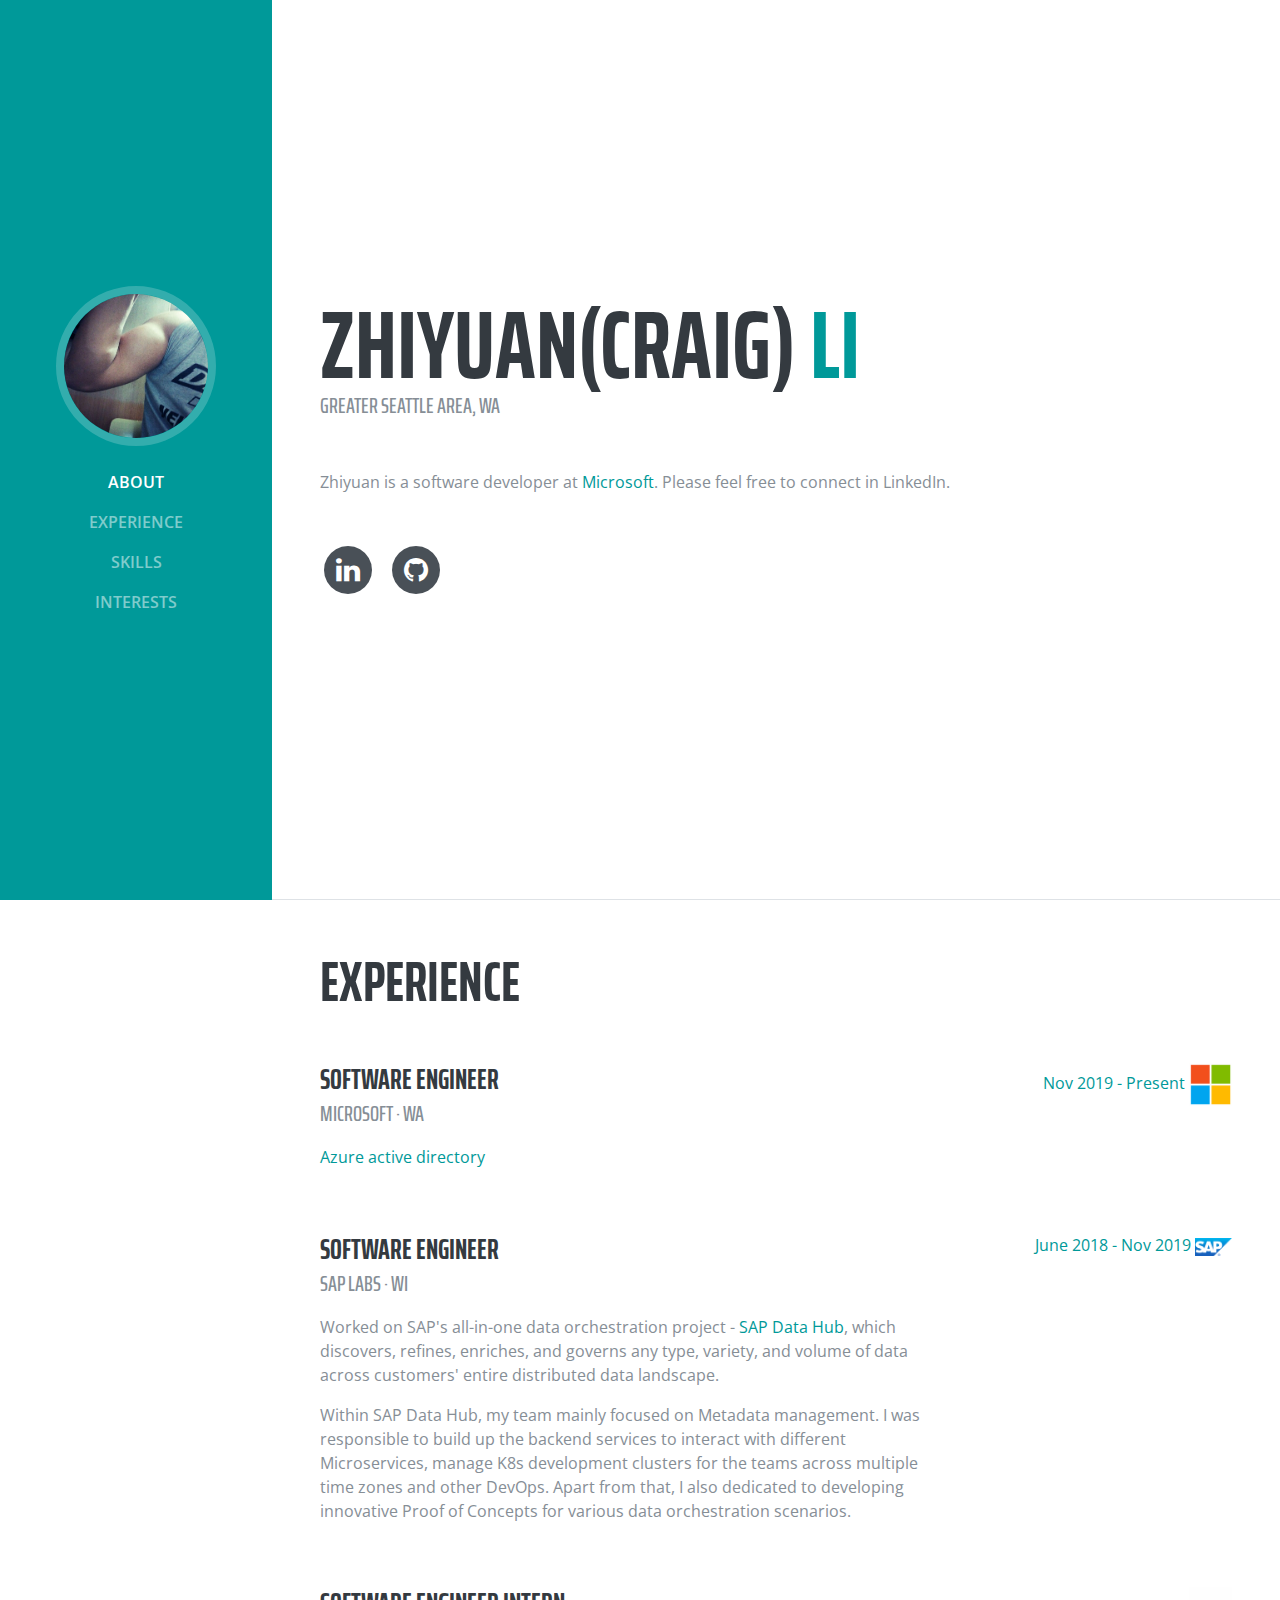
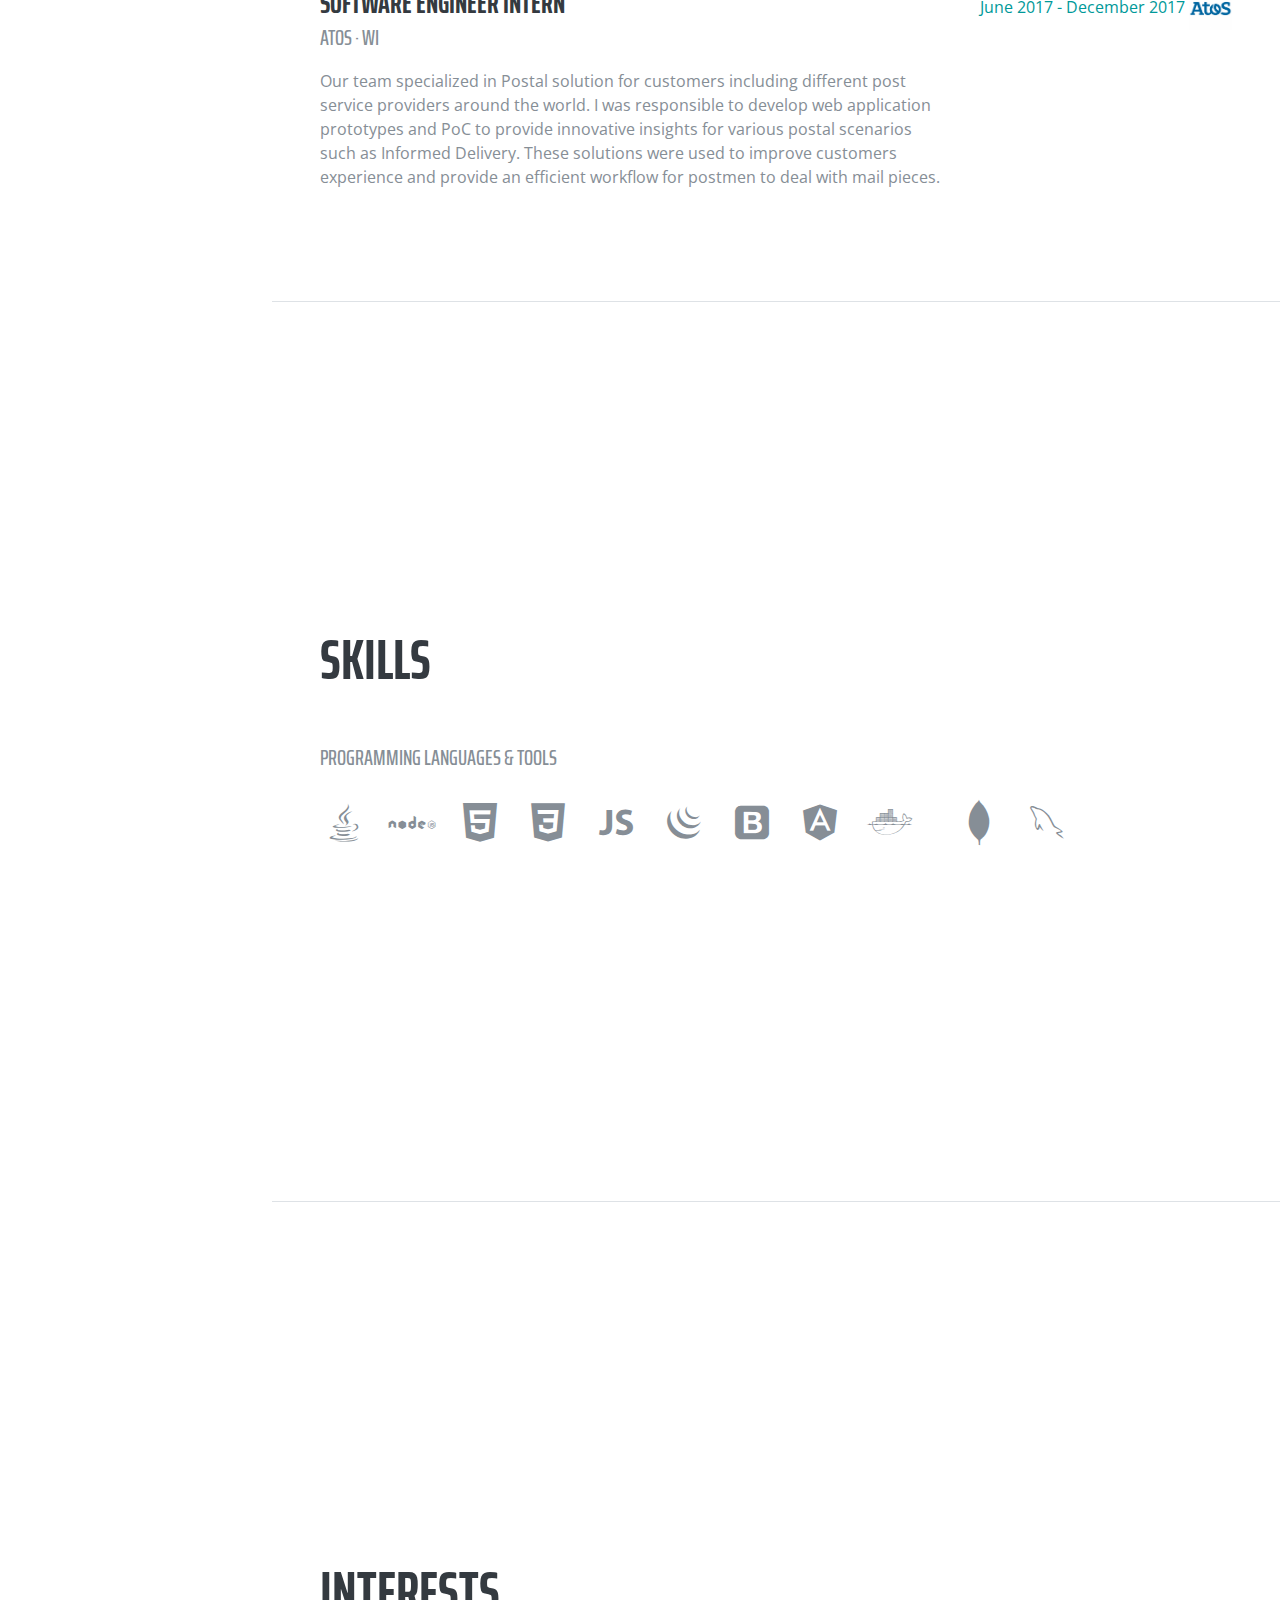
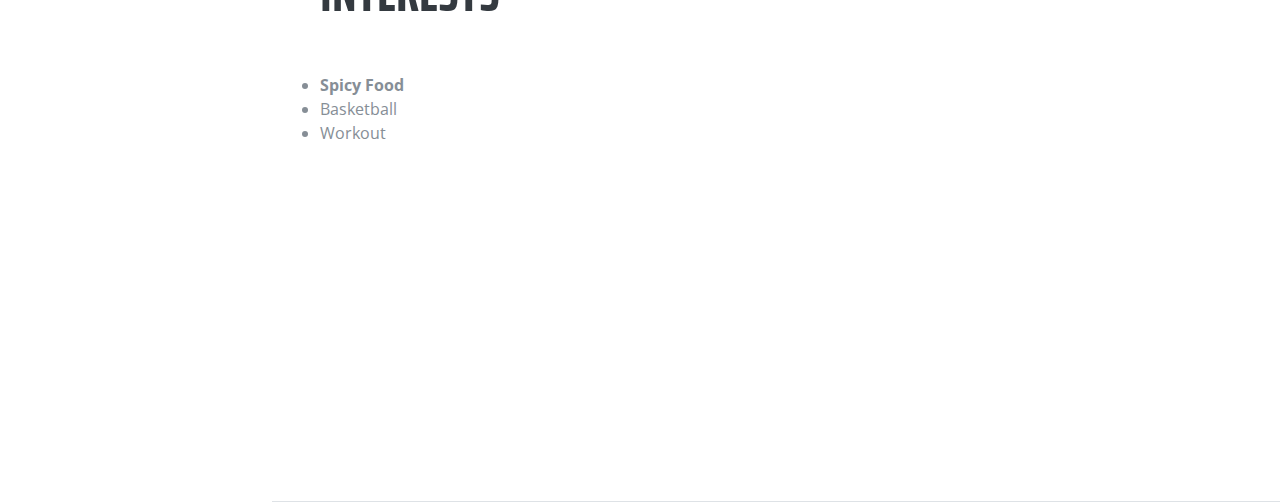
<file: index.html>
<!DOCTYPE html>
<html lang="en">

<head>

  <meta charset="utf-8">
  <meta name="viewport" content="width=device-width, initial-scale=1, shrink-to-fit=no">
  <meta name="description" content="Zhiyuan Li(Craig) · UWL · Atos · SAP · Microsoft">
  <meta name="author" content="Zhiyuan Li(Craig)">

  <title>Zhiyuan(Craig) Li</title>

  <link rel="shortcut icon" href="img/favicon.ico">

  <!-- Bootstrap core CSS -->
  <link href="vendor/bootstrap/css/bootstrap.min.css" rel="stylesheet">

  <!-- Custom fonts for this template -->
  <link href="https://fonts.googleapis.com/css?family=Saira+Extra+Condensed:100,200,300,400,500,600,700,800,900"
    rel="stylesheet">
  <link href="https://fonts.googleapis.com/css?family=Open+Sans:300,300i,400,400i,600,600i,700,700i,800,800i"
    rel="stylesheet">
  <link href="vendor/font-awesome/css/font-awesome.min.css" rel="stylesheet">
  <link href="vendor/devicons/css/devicons.min.css" rel="stylesheet">
  <link href="vendor/simple-line-icons/css/simple-line-icons.css" rel="stylesheet">

  <!-- Custom styles for this template -->
  <link href="css/resume.min.css" rel="stylesheet">
</head>

<body id="page-top">

  <nav class="navbar navbar-expand-lg navbar-dark bg-primary fixed-top" id="sideNav">
    <a class="navbar-brand js-scroll-trigger" href="#page-top">
      <span class="d-block d-lg-none">Zhiyuan Li</span>
      <span class="d-none d-lg-block">
        <img class="img-fluid img-profile rounded-circle mx-auto mb-2" src="img/profile.jpg" alt="">
      </span>
    </a>
    <button class="navbar-toggler" type="button" data-toggle="collapse" data-target="#navbarSupportedContent"
      aria-controls="navbarSupportedContent" aria-expanded="false" aria-label="Toggle navigation">
      <span class="navbar-toggler-icon"></span>
    </button>
    <div class="collapse navbar-collapse" id="navbarSupportedContent">
      <ul class="navbar-nav">
        <li class="nav-item">
          <a class="nav-link js-scroll-trigger" href="#about">About</a>
        </li>
        <li class="nav-item">
          <a class="nav-link js-scroll-trigger" href="#experience">Experience</a>
        </li>
        <li class="nav-item">
          <a class="nav-link js-scroll-trigger" href="#skills">Skills</a>
        </li>
        <li class="nav-item">
          <a class="nav-link js-scroll-trigger" href="#interests">Interests</a>
        </li>
        <li class="nav-item">
          <script type="text/javascript"
            src="//rf.revolvermaps.com/0/0/1.js?i=5kmacv2k51u&amp;s=188&amp;m=0&amp;v=true&amp;r=false&amp;b=000000&amp;n=false&amp;c=ff0000"
            async="async"></script>
        </li>
      </ul>
    </div>
  </nav>

  <div class="container-fluid p-0">

    <section class="resume-section p-3 p-lg-5 d-flex d-column" id="about">
      <div class="my-auto">
        <h1 class="mb-0">Zhiyuan(Craig)
          <span class="text-primary">Li</span>
        </h1>
        <div class="subheading mb-5">Greater Seattle Area, WA
        </div>
        <p class="mb-5">
          Zhiyuan is a software developer at <a href="https://www.microsoft.com" target="_blank">Microsoft</a>. Please feel free to connect in LinkedIn.
        <ul class="list-inline list-social-icons mb-0">
          <li class="list-inline-item">
            <a href="https://www.linkedin.com/in/thisiszhiyuanli/" target="_blank">
              <span class="fa-stack fa-lg">
                <i class="fa fa-circle fa-stack-2x"></i>
                <i class="fa fa-linkedin fa-stack-1x fa-inverse"></i>
              </span>
            </a>
          </li>
          <li class="list-inline-item">
            <a href="https://github.com/craigLee17" target="_blank">
              <span class="fa-stack fa-lg">
                <i class="fa fa-circle fa-stack-2x"></i>
                <i class="fa fa-github fa-stack-1x fa-inverse"></i>
              </span>
            </a>
          </li>
        </ul>
      </div>
    </section>

    <section class="resume-section p-3 p-lg-5 d-flex flex-column" id="experience">
      <div class="my-auto">
        <h2 class="mb-5">Experience</h2>

        <div class="resume-item d-flex flex-column flex-md-row mb-5">
          <div class="resume-content mr-auto">
            <h3 class="mb-0">Software Engineer</h3>
            <div class="subheading mb-3">Microsoft · WA</div>
            <p>
              <a href="https://azure.microsoft.com/en-us/services/active-directory" target="_blank">Azure active
                directory</a>
            </p>
          </div>
          <div class="resume-date text-md-right">
            <span class="text-primary">Nov 2019 - Present</span>
            <img style="width:15%; height:auto" src="img/microsoft.png" alt="">
          </div>
        </div>

        <div class="resume-item d-flex flex-column flex-md-row mb-5">
          <div class="resume-content mr-auto">
            <h3 class="mb-0">Software Engineer</h3>
            <div class="subheading mb-3">SAP Labs · WI</div>
            <p>
              Worked on SAP's all-in-one data orchestration project -
              <a href="https://www.sap.com/products/data-hub.html" target="_blank">SAP Data Hub</a>, which discovers,
              refines, enriches, and governs any type, variety, and volume of data across customers' entire distributed
              data landscape.
            </p>
            <p>
              Within SAP Data Hub, my team mainly focused on Metadata management. I was responsible to build up the
              backend services to interact with different Microservices, manage K8s development clusters for the teams
              across multiple time zones and other DevOps. Apart from that, I also dedicated to developing innovative
              Proof
              of Concepts for various data orchestration scenarios.
            </p>
          </div>
          <div class="resume-date text-md-right">
            <span class="text-primary">June 2018 - Nov 2019</span>
            <img style="width:13%; height:auto" src="img/sap.png" alt="">
          </div>
        </div>

        <div class="resume-item d-flex flex-column flex-md-row mb-5">
          <div class="resume-content mr-auto">
            <h3 class="mb-0">Software Engineer Intern</h3>
            <div class="subheading mb-3">Atos · WI</div>
            <p>
              Our team specialized in Postal solution for customers including different post service providers around
              the world. I was responsible to develop web application prototypes and PoC to provide innovative insights
              for various postal scenarios such as Informed Delivery. These solutions were used to improve customers
              experience and provide an efficient workflow for postmen to deal with mail pieces.</p>
          </div>
          <div class="resume-date text-md-right">
            <span class="text-primary">June 2017 - December 2017</span>
            <img style="width:15%; height:auto" src="img/atos.png" alt="">
          </div>
        </div>

      </div>

    </section>

    <section class="resume-section p-3 p-lg-5 d-flex flex-column" id="skills">
      <div class="my-auto">
        <h2 class="mb-5">Skills</h2>

        <div class="subheading mb-3">Programming Languages &amp; Tools</div>
        <ul class="list-inline list-icons">
          <li class="list-inline-item">
            <i class="devicons devicons-java"></i>
          </li>
          <li class="list-inline-item">
            <i class="devicons devicons-nodejs"></i>
          </li>
          <li class="list-inline-item">
            <i class="devicons devicons-html5"></i>
          </li>
          <li class="list-inline-item">
            <i class="devicons devicons-css3"></i>
          </li>
          <li class="list-inline-item">
            <i class="devicons devicons-javascript"></i>
          </li>
          <li class="list-inline-item">
            <i class="devicons devicons-jquery"></i>
          </li>
          <li class="list-inline-item">
            <i class="devicons devicons-bootstrap"></i>
          </li>
          <li class="list-inline-item">
            <i class="devicons devicons-angular"></i>
          </li>
          <li class="list-inline-item">
            <i class="devicons devicons-docker"></i>
          </li>
          <li class="list-inline-item">
            <i class="devicons devicons-spring"></i>
          </li>
          <li class="list-inline-item">
            <i class="devicons devicons-mongodb"></i>
          </li>
          <li class="list-inline-item">
            <i class="devicons devicons-mysql"></i>
          </li>
        </ul>
      </div>
    </section>
    <section class="resume-section p-3 p-lg-5 d-flex flex-column" id="interests">
      <div class="my-auto">
        <h2 class="mb-5">Interests</h2>
        <li><b>Spicy Food</b></li>
        <li>Basketball</li>
        <li>Workout</li>
      </div>
    </section>

  </div>

  <!-- Bootstrap core JavaScript -->
  <script src="vendor/jquery/jquery.min.js"></script>
  <script src="vendor/bootstrap/js/bootstrap.bundle.min.js"></script>

  <!-- Plugin JavaScript -->
  <script src="vendor/jquery-easing/jquery.easing.min.js"></script>

  <!-- Custom scripts for this template -->
  <script src="js/resume.min.js"></script>
</body>

</html>
</file>
<file: vendor/simple-line-icons/css/simple-line-icons.css>
@font-face {
  font-family: 'simple-line-icons';
  src: url('../fonts/Simple-Line-Icons.eot?v=2.4.0');
  src: url('../fonts/Simple-Line-Icons.eot?v=2.4.0#iefix') format('embedded-opentype'), url('../fonts/Simple-Line-Icons.woff2?v=2.4.0') format('woff2'), url('../fonts/Simple-Line-Icons.ttf?v=2.4.0') format('truetype'), url('../fonts/Simple-Line-Icons.woff?v=2.4.0') format('woff'), url('../fonts/Simple-Line-Icons.svg?v=2.4.0#simple-line-icons') format('svg');
  font-weight: normal;
  font-style: normal;
}
/*
 Use the following CSS code if you want to have a class per icon.
 Instead of a list of all class selectors, you can use the generic [class*="icon-"] selector, but it's slower:
*/
.icon-user,
.icon-people,
.icon-user-female,
.icon-user-follow,
.icon-user-following,
.icon-user-unfollow,
.icon-login,
.icon-logout,
.icon-emotsmile,
.icon-phone,
.icon-call-end,
.icon-call-in,
.icon-call-out,
.icon-map,
.icon-location-pin,
.icon-direction,
.icon-directions,
.icon-compass,
.icon-layers,
.icon-menu,
.icon-list,
.icon-options-vertical,
.icon-options,
.icon-arrow-down,
.icon-arrow-left,
.icon-arrow-right,
.icon-arrow-up,
.icon-arrow-up-circle,
.icon-arrow-left-circle,
.icon-arrow-right-circle,
.icon-arrow-down-circle,
.icon-check,
.icon-clock,
.icon-plus,
.icon-minus,
.icon-close,
.icon-event,
.icon-exclamation,
.icon-organization,
.icon-trophy,
.icon-screen-smartphone,
.icon-screen-desktop,
.icon-plane,
.icon-notebook,
.icon-mustache,
.icon-mouse,
.icon-magnet,
.icon-energy,
.icon-disc,
.icon-cursor,
.icon-cursor-move,
.icon-crop,
.icon-chemistry,
.icon-speedometer,
.icon-shield,
.icon-screen-tablet,
.icon-magic-wand,
.icon-hourglass,
.icon-graduation,
.icon-ghost,
.icon-game-controller,
.icon-fire,
.icon-eyeglass,
.icon-envelope-open,
.icon-envelope-letter,
.icon-bell,
.icon-badge,
.icon-anchor,
.icon-wallet,
.icon-vector,
.icon-speech,
.icon-puzzle,
.icon-printer,
.icon-present,
.icon-playlist,
.icon-pin,
.icon-picture,
.icon-handbag,
.icon-globe-alt,
.icon-globe,
.icon-folder-alt,
.icon-folder,
.icon-film,
.icon-feed,
.icon-drop,
.icon-drawer,
.icon-docs,
.icon-doc,
.icon-diamond,
.icon-cup,
.icon-calculator,
.icon-bubbles,
.icon-briefcase,
.icon-book-open,
.icon-basket-loaded,
.icon-basket,
.icon-bag,
.icon-action-undo,
.icon-action-redo,
.icon-wrench,
.icon-umbrella,
.icon-trash,
.icon-tag,
.icon-support,
.icon-frame,
.icon-size-fullscreen,
.icon-size-actual,
.icon-shuffle,
.icon-share-alt,
.icon-share,
.icon-rocket,
.icon-question,
.icon-pie-chart,
.icon-pencil,
.icon-note,
.icon-loop,
.icon-home,
.icon-grid,
.icon-graph,
.icon-microphone,
.icon-music-tone-alt,
.icon-music-tone,
.icon-earphones-alt,
.icon-earphones,
.icon-equalizer,
.icon-like,
.icon-dislike,
.icon-control-start,
.icon-control-rewind,
.icon-control-play,
.icon-control-pause,
.icon-control-forward,
.icon-control-end,
.icon-volume-1,
.icon-volume-2,
.icon-volume-off,
.icon-calendar,
.icon-bulb,
.icon-chart,
.icon-ban,
.icon-bubble,
.icon-camrecorder,
.icon-camera,
.icon-cloud-download,
.icon-cloud-upload,
.icon-envelope,
.icon-eye,
.icon-flag,
.icon-heart,
.icon-info,
.icon-key,
.icon-link,
.icon-lock,
.icon-lock-open,
.icon-magnifier,
.icon-magnifier-add,
.icon-magnifier-remove,
.icon-paper-clip,
.icon-paper-plane,
.icon-power,
.icon-refresh,
.icon-reload,
.icon-settings,
.icon-star,
.icon-symbol-female,
.icon-symbol-male,
.icon-target,
.icon-credit-card,
.icon-paypal,
.icon-social-tumblr,
.icon-social-twitter,
.icon-social-facebook,
.icon-social-instagram,
.icon-social-linkedin,
.icon-social-pinterest,
.icon-social-github,
.icon-social-google,
.icon-social-reddit,
.icon-social-skype,
.icon-social-dribbble,
.icon-social-behance,
.icon-social-foursqare,
.icon-social-soundcloud,
.icon-social-spotify,
.icon-social-stumbleupon,
.icon-social-youtube,
.icon-social-dropbox,
.icon-social-vkontakte,
.icon-social-steam {
  font-family: 'simple-line-icons';
  speak: none;
  font-style: normal;
  font-weight: normal;
  font-variant: normal;
  text-transform: none;
  line-height: 1;
  /* Better Font Rendering =========== */
  -webkit-font-smoothing: antialiased;
  -moz-osx-font-smoothing: grayscale;
}
.icon-user:before {
  content: "\e005";
}
.icon-people:before {
  content: "\e001";
}
.icon-user-female:before {
  content: "\e000";
}
.icon-user-follow:before {
  content: "\e002";
}
.icon-user-following:before {
  content: "\e003";
}
.icon-user-unfollow:before {
  content: "\e004";
}
.icon-login:before {
  content: "\e066";
}
.icon-logout:before {
  content: "\e065";
}
.icon-emotsmile:before {
  content: "\e021";
}
.icon-phone:before {
  content: "\e600";
}
.icon-call-end:before {
  content: "\e048";
}
.icon-call-in:before {
  content: "\e047";
}
.icon-call-out:before {
  content: "\e046";
}
.icon-map:before {
  content: "\e033";
}
.icon-location-pin:before {
  content: "\e096";
}
.icon-direction:before {
  content: "\e042";
}
.icon-directions:before {
  content: "\e041";
}
.icon-compass:before {
  content: "\e045";
}
.icon-layers:before {
  content: "\e034";
}
.icon-menu:before {
  content: "\e601";
}
.icon-list:before {
  content: "\e067";
}
.icon-options-vertical:before {
  content: "\e602";
}
.icon-options:before {
  content: "\e603";
}
.icon-arrow-down:before {
  content: "\e604";
}
.icon-arrow-left:before {
  content: "\e605";
}
.icon-arrow-right:before {
  content: "\e606";
}
.icon-arrow-up:before {
  content: "\e607";
}
.icon-arrow-up-circle:before {
  content: "\e078";
}
.icon-arrow-left-circle:before {
  content: "\e07a";
}
.icon-arrow-right-circle:before {
  content: "\e079";
}
.icon-arrow-down-circle:before {
  content: "\e07b";
}
.icon-check:before {
  content: "\e080";
}
.icon-clock:before {
  content: "\e081";
}
.icon-plus:before {
  content: "\e095";
}
.icon-minus:before {
  content: "\e615";
}
.icon-close:before {
  content: "\e082";
}
.icon-event:before {
  content: "\e619";
}
.icon-exclamation:before {
  content: "\e617";
}
.icon-organization:before {
  content: "\e616";
}
.icon-trophy:before {
  content: "\e006";
}
.icon-screen-smartphone:before {
  content: "\e010";
}
.icon-screen-desktop:before {
  content: "\e011";
}
.icon-plane:before {
  content: "\e012";
}
.icon-notebook:before {
  content: "\e013";
}
.icon-mustache:before {
  content: "\e014";
}
.icon-mouse:before {
  content: "\e015";
}
.icon-magnet:before {
  content: "\e016";
}
.icon-energy:before {
  content: "\e020";
}
.icon-disc:before {
  content: "\e022";
}
.icon-cursor:before {
  content: "\e06e";
}
.icon-cursor-move:before {
  content: "\e023";
}
.icon-crop:before {
  content: "\e024";
}
.icon-chemistry:before {
  content: "\e026";
}
.icon-speedometer:before {
  content: "\e007";
}
.icon-shield:before {
  content: "\e00e";
}
.icon-screen-tablet:before {
  content: "\e00f";
}
.icon-magic-wand:before {
  content: "\e017";
}
.icon-hourglass:before {
  content: "\e018";
}
.icon-graduation:before {
  content: "\e019";
}
.icon-ghost:before {
  content: "\e01a";
}
.icon-game-controller:before {
  content: "\e01b";
}
.icon-fire:before {
  content: "\e01c";
}
.icon-eyeglass:before {
  content: "\e01d";
}
.icon-envelope-open:before {
  content: "\e01e";
}
.icon-envelope-letter:before {
  content: "\e01f";
}
.icon-bell:before {
  content: "\e027";
}
.icon-badge:before {
  content: "\e028";
}
.icon-anchor:before {
  content: "\e029";
}
.icon-wallet:before {
  content: "\e02a";
}
.icon-vector:before {
  content: "\e02b";
}
.icon-speech:before {
  content: "\e02c";
}
.icon-puzzle:before {
  content: "\e02d";
}
.icon-printer:before {
  content: "\e02e";
}
.icon-present:before {
  content: "\e02f";
}
.icon-playlist:before {
  content: "\e030";
}
.icon-pin:before {
  content: "\e031";
}
.icon-picture:before {
  content: "\e032";
}
.icon-handbag:before {
  content: "\e035";
}
.icon-globe-alt:before {
  content: "\e036";
}
.icon-globe:before {
  content: "\e037";
}
.icon-folder-alt:before {
  content: "\e039";
}
.icon-folder:before {
  content: "\e089";
}
.icon-film:before {
  content: "\e03a";
}
.icon-feed:before {
  content: "\e03b";
}
.icon-drop:before {
  content: "\e03e";
}
.icon-drawer:before {
  content: "\e03f";
}
.icon-docs:before {
  content: "\e040";
}
.icon-doc:before {
  content: "\e085";
}
.icon-diamond:before {
  content: "\e043";
}
.icon-cup:before {
  content: "\e044";
}
.icon-calculator:before {
  content: "\e049";
}
.icon-bubbles:before {
  content: "\e04a";
}
.icon-briefcase:before {
  content: "\e04b";
}
.icon-book-open:before {
  content: "\e04c";
}
.icon-basket-loaded:before {
  content: "\e04d";
}
.icon-basket:before {
  content: "\e04e";
}
.icon-bag:before {
  content: "\e04f";
}
.icon-action-undo:before {
  content: "\e050";
}
.icon-action-redo:before {
  content: "\e051";
}
.icon-wrench:before {
  content: "\e052";
}
.icon-umbrella:before {
  content: "\e053";
}
.icon-trash:before {
  content: "\e054";
}
.icon-tag:before {
  content: "\e055";
}
.icon-support:before {
  content: "\e056";
}
.icon-frame:before {
  content: "\e038";
}
.icon-size-fullscreen:before {
  content: "\e057";
}
.icon-size-actual:before {
  content: "\e058";
}
.icon-shuffle:before {
  content: "\e059";
}
.icon-share-alt:before {
  content: "\e05a";
}
.icon-share:before {
  content: "\e05b";
}
.icon-rocket:before {
  content: "\e05c";
}
.icon-question:before {
  content: "\e05d";
}
.icon-pie-chart:before {
  content: "\e05e";
}
.icon-pencil:before {
  content: "\e05f";
}
.icon-note:before {
  content: "\e060";
}
.icon-loop:before {
  content: "\e064";
}
.icon-home:before {
  content: "\e069";
}
.icon-grid:before {
  content: "\e06a";
}
.icon-graph:before {
  content: "\e06b";
}
.icon-microphone:before {
  content: "\e063";
}
.icon-music-tone-alt:before {
  content: "\e061";
}
.icon-music-tone:before {
  content: "\e062";
}
.icon-earphones-alt:before {
  content: "\e03c";
}
.icon-earphones:before {
  content: "\e03d";
}
.icon-equalizer:before {
  content: "\e06c";
}
.icon-like:before {
  content: "\e068";
}
.icon-dislike:before {
  content: "\e06d";
}
.icon-control-start:before {
  content: "\e06f";
}
.icon-control-rewind:before {
  content: "\e070";
}
.icon-control-play:before {
  content: "\e071";
}
.icon-control-pause:before {
  content: "\e072";
}
.icon-control-forward:before {
  content: "\e073";
}
.icon-control-end:before {
  content: "\e074";
}
.icon-volume-1:before {
  content: "\e09f";
}
.icon-volume-2:before {
  content: "\e0a0";
}
.icon-volume-off:before {
  content: "\e0a1";
}
.icon-calendar:before {
  content: "\e075";
}
.icon-bulb:before {
  content: "\e076";
}
.icon-chart:before {
  content: "\e077";
}
.icon-ban:before {
  content: "\e07c";
}
.icon-bubble:before {
  content: "\e07d";
}
.icon-camrecorder:before {
  content: "\e07e";
}
.icon-camera:before {
  content: "\e07f";
}
.icon-cloud-download:before {
  content: "\e083";
}
.icon-cloud-upload:before {
  content: "\e084";
}
.icon-envelope:before {
  content: "\e086";
}
.icon-eye:before {
  content: "\e087";
}
.icon-flag:before {
  content: "\e088";
}
.icon-heart:before {
  content: "\e08a";
}
.icon-info:before {
  content: "\e08b";
}
.icon-key:before {
  content: "\e08c";
}
.icon-link:before {
  content: "\e08d";
}
.icon-lock:before {
  content: "\e08e";
}
.icon-lock-open:before {
  content: "\e08f";
}
.icon-magnifier:before {
  content: "\e090";
}
.icon-magnifier-add:before {
  content: "\e091";
}
.icon-magnifier-remove:before {
  content: "\e092";
}
.icon-paper-clip:before {
  content: "\e093";
}
.icon-paper-plane:before {
  content: "\e094";
}
.icon-power:before {
  content: "\e097";
}
.icon-refresh:before {
  content: "\e098";
}
.icon-reload:before {
  content: "\e099";
}
.icon-settings:before {
  content: "\e09a";
}
.icon-star:before {
  content: "\e09b";
}
.icon-symbol-female:before {
  content: "\e09c";
}
.icon-symbol-male:before {
  content: "\e09d";
}
.icon-target:before {
  content: "\e09e";
}
.icon-credit-card:before {
  content: "\e025";
}
.icon-paypal:before {
  content: "\e608";
}
.icon-social-tumblr:before {
  content: "\e00a";
}
.icon-social-twitter:before {
  content: "\e009";
}
.icon-social-facebook:before {
  content: "\e00b";
}
.icon-social-instagram:before {
  content: "\e609";
}
.icon-social-linkedin:before {
  content: "\e60a";
}
.icon-social-pinterest:before {
  content: "\e60b";
}
.icon-social-github:before {
  content: "\e60c";
}
.icon-social-google:before {
  content: "\e60d";
}
.icon-social-reddit:before {
  content: "\e60e";
}
.icon-social-skype:before {
  content: "\e60f";
}
.icon-social-dribbble:before {
  content: "\e00d";
}
.icon-social-behance:before {
  content: "\e610";
}
.icon-social-foursqare:before {
  content: "\e611";
}
.icon-social-soundcloud:before {
  content: "\e612";
}
.icon-social-spotify:before {
  content: "\e613";
}
.icon-social-stumbleupon:before {
  content: "\e614";
}
.icon-social-youtube:before {
  content: "\e008";
}
.icon-social-dropbox:before {
  content: "\e00c";
}
.icon-social-vkontakte:before {
  content: "\e618";
}
.icon-social-steam:before {
  content: "\e620";
}
</file>
<file: vendor/devicons/css/devicons.min.css>
/*!
 *  Devicons 1.8.0 made by Theodore Vorillas / http://vorillaz.com 
 */
@font-face{font-family:devicons;src:url(../fonts/devicons.eot?xqxft6);src:url(../fonts/devicons.eot?#iefixxqxft6) format("embedded-opentype"),url(../fonts/devicons.woff?xqxft6) format("woff"),url(../fonts/devicons.ttf?xqxft6) format("truetype"),url(../fonts/devicons.svg?xqxft6#devicons) format("svg");font-weight:400;font-style:normal}.devicons{font-family:devicons;speak:none;font-style:normal;font-weight:400;font-variant:normal;text-transform:none;line-height:1;-webkit-font-smoothing:antialiased;-moz-osx-font-smoothing:grayscale}.devicons-git:before{content:"\e602"}.devicons-git_compare:before{content:"\e628"}.devicons-git_branch:before{content:"\e625"}.devicons-git_commit:before{content:"\e629"}.devicons-git_pull_request:before{content:"\e626"}.devicons-git_merge:before{content:"\e627"}.devicons-bitbucket:before{content:"\e603"}.devicons-github_alt:before{content:"\e608"}.devicons-github_badge:before{content:"\e609"}.devicons-github:before{content:"\e60a"}.devicons-github_full:before{content:"\e617"}.devicons-java:before{content:"\e638"}.devicons-ruby:before{content:"\e639"}.devicons-scala:before{content:"\e637"}.devicons-python:before{content:"\e63c"}.devicons-go:before{content:"\e624"}.devicons-ruby_on_rails:before{content:"\e63b"}.devicons-django:before{content:"\e61d"}.devicons-markdown:before{content:"\e63e"}.devicons-php:before{content:"\e63d"}.devicons-mysql:before{content:"\e604"}.devicons-streamline:before{content:"\e605"}.devicons-database:before{content:"\e606"}.devicons-laravel:before{content:"\e63f"}.devicons-javascript:before{content:"\e64e"}.devicons-angular:before{content:"\e653"}.devicons-backbone:before{content:"\e652"}.devicons-coffeescript:before{content:"\e651"}.devicons-jquery:before{content:"\e650"}.devicons-modernizr:before{content:"\e620"}.devicons-jquery_ui:before{content:"\e654"}.devicons-ember:before{content:"\e61b"}.devicons-dojo:before{content:"\e61c"}.devicons-nodejs:before{content:"\e619"}.devicons-nodejs_small:before{content:"\e618"}.devicons-javascript_shield:before{content:"\e64f"}.devicons-bootstrap:before{content:"\e647"}.devicons-sass:before{content:"\e64b"}.devicons-css3_full:before{content:"\e64a"}.devicons-css3:before{content:"\e649"}.devicons-html5:before{content:"\e636"}.devicons-html5_multimedia:before{content:"\e632"}.devicons-html5_device_access:before{content:"\e633"}.devicons-html5_3d_effects:before{content:"\e635"}.devicons-html5_connectivity:before{content:"\e634"}.devicons-ghost_small:before{content:"\e614"}.devicons-ghost:before{content:"\e61f"}.devicons-magento:before{content:"\e640"}.devicons-joomla:before{content:"\e641"}.devicons-jekyll_small:before{content:"\e60d"}.devicons-drupal:before{content:"\e642"}.devicons-wordpress:before{content:"\e60b"}.devicons-grunt:before{content:"\e64c"}.devicons-bower:before{content:"\e64d"}.devicons-npm:before{content:"\e61e"}.devicons-yahoo_small:before{content:"\e62b"}.devicons-yahoo:before{content:"\e615"}.devicons-bing_small:before{content:"\e600"}.devicons-windows:before{content:"\e60f"}.devicons-linux:before{content:"\e612"}.devicons-ubuntu:before{content:"\e63a"}.devicons-android:before{content:"\e60e"}.devicons-apple:before{content:"\e611"}.devicons-appstore:before{content:"\e613"}.devicons-phonegap:before{content:"\e630"}.devicons-blackberry:before{content:"\e623"}.devicons-stackoverflow:before{content:"\e610"}.devicons-techcrunch:before{content:"\e62c"}.devicons-codrops:before{content:"\e62f"}.devicons-css_tricks:before{content:"\e601"}.devicons-smashing_magazine:before{content:"\e62d"}.devicons-netmagazine:before{content:"\e62e"}.devicons-codepen:before{content:"\e616"}.devicons-cssdeck:before{content:"\e62a"}.devicons-hackernews:before{content:"\e61a"}.devicons-dropbox:before{content:"\e607"}.devicons-google_drive:before{content:"\e631"}.devicons-visualstudio:before{content:"\e60c"}.devicons-unity_small:before{content:"\e621"}.devicons-raspberry_pi:before{content:"\e622"}.devicons-chrome:before{content:"\e643"}.devicons-ie:before{content:"\e644"}.devicons-firefox:before{content:"\e645"}.devicons-opera:before{content:"\e646"}.devicons-safari:before{content:"\e648"}.devicons-swift:before{content:"\e655"}.devicons-symfony:before{content:"\e656"}.devicons-symfony_badge:before{content:"\e657"}.devicons-less:before{content:"\e658"}.devicons-stylus:before{content:"\e659"}.devicons-trello:before{content:"\e65a"}.devicons-atlassian:before{content:"\e65b"}.devicons-jira:before{content:"\e65c"}.devicons-envato:before{content:"\e65d"}.devicons-snap_svg:before{content:"\e65e"}.devicons-raphael:before{content:"\e65f"}.devicons-google_analytics:before{content:"\e660"}.devicons-compass:before{content:"\e661"}.devicons-onedrive:before{content:"\e662"}.devicons-gulp:before{content:"\e663"}.devicons-atom:before{content:"\e664"}.devicons-cisco:before{content:"\e665"}.devicons-nancy:before{content:"\e666"}.devicons-clojure:before{content:"\e668"}.devicons-clojure_alt:before{content:"\e66a"}.devicons-perl:before{content:"\e669"}.devicons-celluloid:before{content:"\e66b"}.devicons-w3c:before{content:"\e66c"}.devicons-redis:before{content:"\e66d"}.devicons-postgresql:before{content:"\e66e"}.devicons-webplatform:before{content:"\e66f"}.devicons-jenkins:before{content:"\e667"}.devicons-requirejs:before{content:"\e670"}.devicons-opensource:before{content:"\e671"}.devicons-typo3:before{content:"\e672"}.devicons-uikit:before{content:"\e673"}.devicons-doctrine:before{content:"\e674"}.devicons-groovy:before{content:"\e675"}.devicons-nginx:before{content:"\e676"}.devicons-haskell:before{content:"\e677"}.devicons-zend:before{content:"\e678"}.devicons-gnu:before{content:"\e679"}.devicons-yeoman:before{content:"\e67a"}.devicons-heroku:before{content:"\e67b"}.devicons-debian:before{content:"\e67d"}.devicons-travis:before{content:"\e67e"}.devicons-dotnet:before{content:"\e67f"}.devicons-codeigniter:before{content:"\e680"}.devicons-javascript_badge:before{content:"\e681"}.devicons-yii:before{content:"\e682"}.devicons-msql_server:before{content:"\e67c"}.devicons-composer:before{content:"\e683"}.devicons-krakenjs_badge:before{content:"\e684"}.devicons-krakenjs:before{content:"\e685"}.devicons-mozilla:before{content:"\e686"}.devicons-firebase:before{content:"\e687"}.devicons-sizzlejs:before{content:"\e688"}.devicons-creativecommons:before{content:"\e689"}.devicons-creativecommons_badge:before{content:"\e68a"}.devicons-mitlicence:before{content:"\e68b"}.devicons-senchatouch:before{content:"\e68c"}.devicons-bugsense:before{content:"\e68d"}.devicons-extjs:before{content:"\e68e"}.devicons-mootools_badge:before{content:"\e68f"}.devicons-mootools:before{content:"\e690"}.devicons-ruby_rough:before{content:"\e691"}.devicons-komodo:before{content:"\e692"}.devicons-coda:before{content:"\e693"}.devicons-bintray:before{content:"\e694"}.devicons-terminal:before{content:"\e695"}.devicons-code:before{content:"\e696"}.devicons-responsive:before{content:"\e697"}.devicons-dart:before{content:"\e698"}.devicons-aptana:before{content:"\e699"}.devicons-mailchimp:before{content:"\e69a"}.devicons-netbeans:before{content:"\e69b"}.devicons-dreamweaver:before{content:"\e69c"}.devicons-brackets:before{content:"\e69d"}.devicons-eclipse:before{content:"\e69e"}.devicons-cloud9:before{content:"\e69f"}.devicons-scrum:before{content:"\e6a0"}.devicons-prolog:before{content:"\e6a1"}.devicons-terminal_badge:before{content:"\e6a2"}.devicons-code_badge:before{content:"\e6a3"}.devicons-mongodb:before{content:"\e6a4"}.devicons-meteor:before{content:"\e6a5"}.devicons-meteorfull:before{content:"\e6a6"}.devicons-fsharp:before{content:"\e6a7"}.devicons-rust:before{content:"\e6a8"}.devicons-ionic:before{content:"\e6a9"}.devicons-sublime:before{content:"\e6aa"}.devicons-appcelerator:before{content:"\e6ab"}.devicons-asterisk:before{content:"\e6ac"}.devicons-aws:before{content:"\e6ad"}.devicons-digital-ocean:before{content:"\e6ae"}.devicons-dlang:before{content:"\e6af"}.devicons-docker:before{content:"\e6b0"}.devicons-erlang:before{content:"\e6b1"}.devicons-google-cloud-platform:before{content:"\e6b2"}.devicons-grails:before{content:"\e6b3"}.devicons-illustrator:before{content:"\e6b4"}.devicons-intellij:before{content:"\e6b5"}.devicons-materializecss:before{content:"\e6b6"}.devicons-openshift:before{content:"\e6b7"}.devicons-photoshop:before{content:"\e6b8"}.devicons-rackspace:before{content:"\e6b9"}.devicons-react:before{content:"\e6ba"}.devicons-redhat:before{content:"\e6bb"}.devicons-scriptcs:before{content:"\e6bc"}.devicons-sqllite:before{content:"\e6c4"}.devicons-vim:before{content:"\e6c5"}
</file>
<file: css/resume.min.css>
body{font-family:'Open Sans',serif;padding-top:54px;color:#868e96}@media (min-width:992px){body{padding-top:0;padding-left:17rem}}h1,h2,h3,h4,h5,h6{font-family:'Saira Extra Condensed',serif;font-weight:700;text-transform:uppercase;color:#343a40}h1{font-size:6rem;line-height:5.5rem}h2{font-size:3.5rem}.subheading{text-transform:uppercase;font-weight:500;font-family:'Saira Extra Condensed',serif;font-size:1.35rem}.list-social-icons a{color:#495057}.list-social-icons a:hover{color:#009999}.list-social-icons a .fa-lg{font-size:1.75rem}.list-icons{font-size:3rem}.list-icons .list-inline-item i:hover{color:#009999}#sideNav .navbar-nav .nav-item .nav-link{font-weight:600;text-transform:uppercase}@media (min-width:992px){#sideNav{text-align:center;position:fixed;top:0;left:0;display:flex;flex-direction:column;width:17rem;height:100vh}#sideNav .navbar-brand{display:flex;margin:auto auto 0;padding:.5rem}#sideNav .navbar-brand .img-profile{max-width:10rem;max-height:10rem;border:.5rem solid rgba(255,255,255,.2)}#sideNav .navbar-collapse{display:flex;align-items:flex-start;flex-grow:0;width:100%;margin-bottom:auto}#sideNav .navbar-collapse .navbar-nav{flex-direction:column;width:100%}#sideNav .navbar-collapse .navbar-nav .nav-item{display:block}#sideNav .navbar-collapse .navbar-nav .nav-item .nav-link{display:block}}section.resume-section{border-bottom:1px solid #dee2e6;padding-top:5rem!important;padding-bottom:5rem!important}section.resume-section .resume-item .resume-date{min-width:none}@media (min-width:768px){section.resume-section{min-height:100vh}section.resume-section .resume-item .resume-date{min-width:18rem}}@media (min-width:992px){section.resume-section{padding-top:3rem!important;padding-bottom:3rem!important}}.bg-primary{background-color:#009999!important}.text-primary{color:#009999!important}a{color:#009999}a:active,a:focus,a:hover{color:#824027}
</file>
